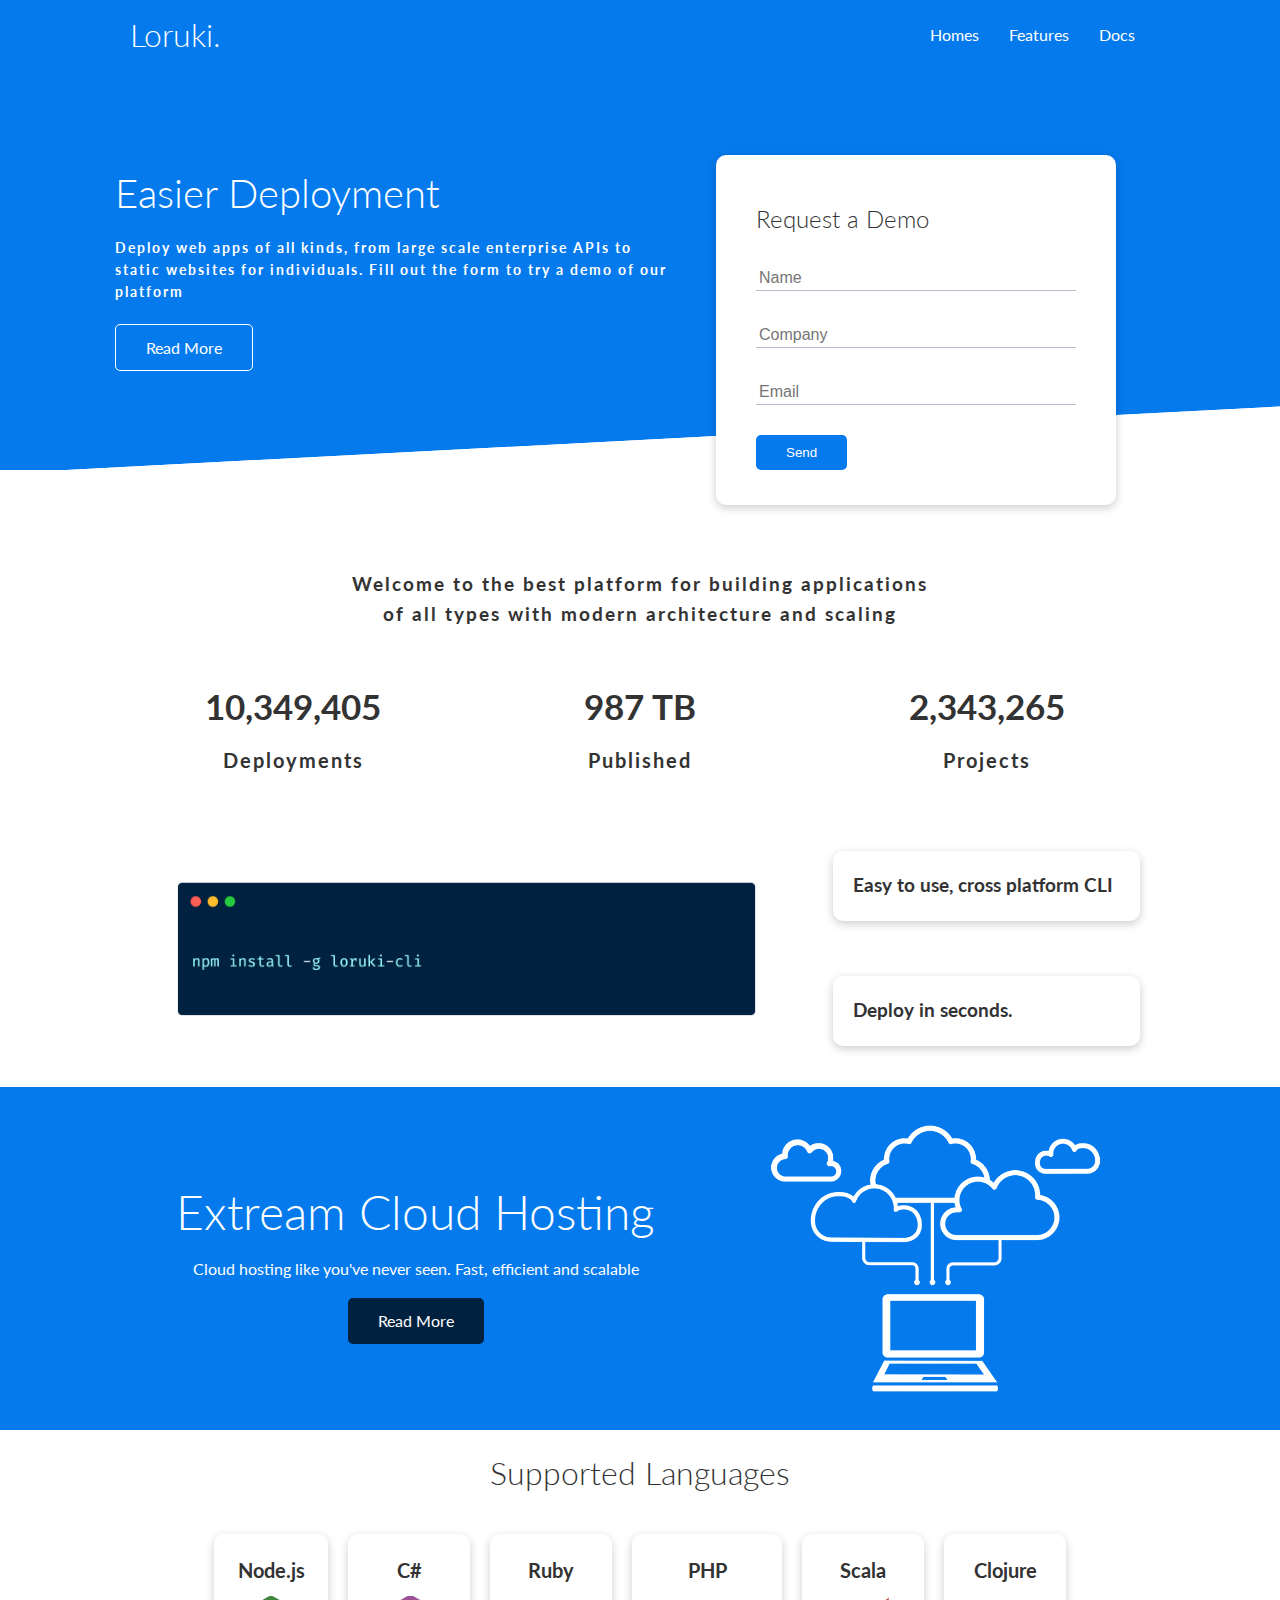
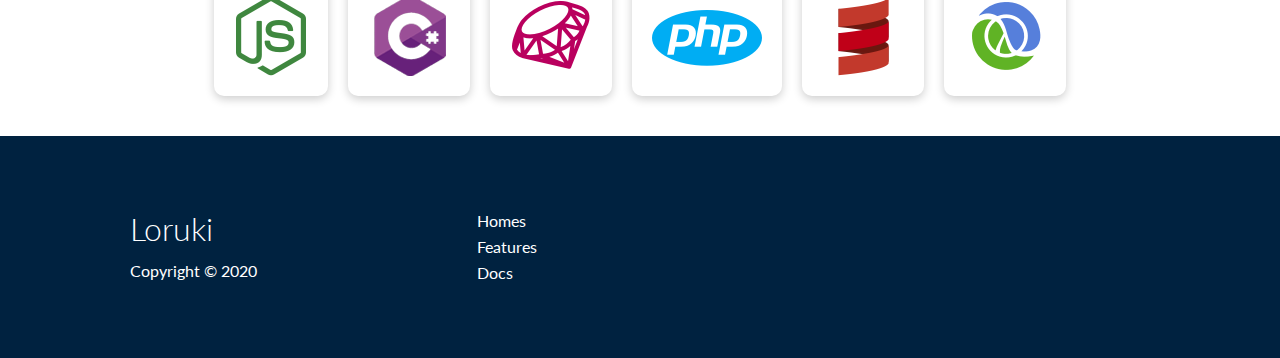
<file: index.html>
<!DOCTYPE html>
<html lang="en">
<head>
    <meta charset="UTF-8">
    <meta name="viewport" content="width=device-width, initial-scale=1.0">
    <link rel="stylesheet" href="https://cdnjs.cloudflare.com/ajax/libs/font-awesome/5.15.1/css/all.min.css" integrity="sha512-+4zCK9k+qNFUR5X+cKL9EIR+ZOhtIloNl9GIKS57V1MyNsYpYcUrUeQc9vNfzsWfV28IaLL3i96P9sdNyeRssA==" crossorigin="anonymous" />
    <link rel="stylesheet" href="css/variable.css">
    <link rel="stylesheet" href="css/utils.css">
    <link rel="stylesheet" href="css/style.css">
    
    <title>Loruki | Cloud Hosting For Everyone</title>
</head>
<body>
    
    <!-- Navbar -->

    <div class="navbar">
        <div class="container flex">
            <h1 class="logo">Loruki.</h1>
            <nav>
                <ul>
                    <li><a href="index.html">Homes</a></li>
                    <li><a href="features.html">Features</a></li>
                    <li><a href="docs.html">Docs</a></li>
                </ul>
            </nav>
        </div>
    </div>

    <!-- Showcase -->
    <section class="showcase">
        <div class="container grid">
            <div class="showcase-text">
                <h1>Easier Deployment</h1>
                <p>Deploy web apps of all kinds, from large scale enterprise APIs to static websites for individuals. Fill out the form to try a demo of our platform</p>
                <a href="features.html" class="btn btn-outline">Read More</a>
            </div>

            <div class="showcase-form card">
                <h2>Request a Demo</h2>
                <form name="contact" method="POST" netlify-honeypot="bot-field" data-netlify="true"> 
                    <input type="hidden" name="form-name" value="contact">
                    <p class="hidden">
                        <label>Don’t fill this out if you're human: <input name="bot-field" /></label>

                      </p>
                    <div class="form-control">
                        <input type="text" name="name" placeholder="Name" required>
                    </div>
    
                    <div class="form-control">
                        <input type="text" name="company" placeholder="Company" required>
                    </div>
    
                    <div class="form-control">
                        <input type="email" name="email" placeholder="Email" required>
                    </div>
                    <input type="submit" value="Send" class="btn btn-primary">
                </form>
            </div>
        </div>
    </section>

    <!-- stats -->
    <section class="stats">

        <div class="container">

            <h3 class="stats-heading text-center my-1">
                Welcome to the best platform for building applications of all types with modern architecture and scaling
            </h3>
    
            <div class="grid grid-3 text-center my-4">
                <div>
                    <i class="fas fa-server fa-3x"></i>
                    <h3>10,349,405</h3>
                    <p class="text-secondary">Deployments</p>
                </div>
    
                <div><div>
                    <i class="fas fa-upload fa-3x"></i>
                    <h3>987 TB</h3>
                    <p class="text-secondary">Published</p>
                </div></div>
    
                <div><div>
                    <i class="fas fa-project-diagram fa-3x"></i>
                    <h3>2,343,265</h3>
                    <p class="text-secondary">Projects</p>
                </div></div>
            </div>
        </div>

    </section>

    <!-- CLi -->
    <section class="cli">
        <div class="container grid">
            <img src="images/cli.png" alt="CLi">

            <div class="card">
                <h3>Easy to use, cross platform CLI</h3>
            </div>

            <div class="card">
                <h3>Deploy in seconds.</h3>
            </div>

        </div>
    </section>

    <!-- cloud -->
    <section class="cloud bg-primary my-2 py-2">
        <div class="container grid">
            <div class="text-center">
                <h2 class="lg">Extream Cloud Hosting</h2>
                <p class="lead my-1">Cloud hosting like you've never seen.
                    Fast, efficient and scalable
                </p>
                <a href="features.html" class="btn btn-dark">Read More</a>
            </div>
            <img src="images/cloud.png" alt="cloud">
        </div>
    </section>

    <!-- Languages -->
    <section class="languages">
        <h2 class="md text-center my-2">
            Supported Languages
        </h2>

        <div class="container flex">

            <div class="card">
                <h4>Node.js</h4>
                <img src="images/logos/node.png" alt="nodejs">
            </div>

            <div class="card">
                <h4>C#</h4>
                <img src="images/logos/csharp.png" alt="nodejs">
            </div>

            <div class="card">
                <h4>Ruby</h4>
                <img src="images/logos/ruby.png" alt="nodejs">
            </div>

            <div class="card">
                <h4>PHP</h4>
                <img src="images/logos/php.png" alt="nodejs">
            </div>

            <div class="card">
                <h4>Scala</h4>
                <img src="images/logos/scala.png" alt="nodejs">
            </div>

            <div class="card">
                <h4>Clojure</h4>
                <img src="images/logos/clojure.png" alt="nodejs">
            </div>

        </div>
    </section>

    <!-- footer -->


    <footer class="footer bg-dark py-5">
        <div class="container grid grid-3">
            <div>
                <h1>Loruki</h1>
                <p>Copyright &copy; 2020</p>
            </div>
            <nav>
                <ul>
                    <li><a href="index.html">Homes</a></li>
                    <li><a href="features.html">Features</a></li>
                    <li><a href="docs.html">Docs</a></li>
                </ul>
            </nav>
            <div class="social">
                <a href="#"><i class="fab fa-github fa-2x"></i></a>
                <a href="#"><i class="fab fa-facebook fa-2x"></i></a>
                <a href="#"><i class="fab fa-instagram fa-2x"></i></a>
                <a href="#"><i class="fab fa-twitter fa-2x"></i></a>
            </div>
        </div>
    </footer>

</body>
</html>
</file>
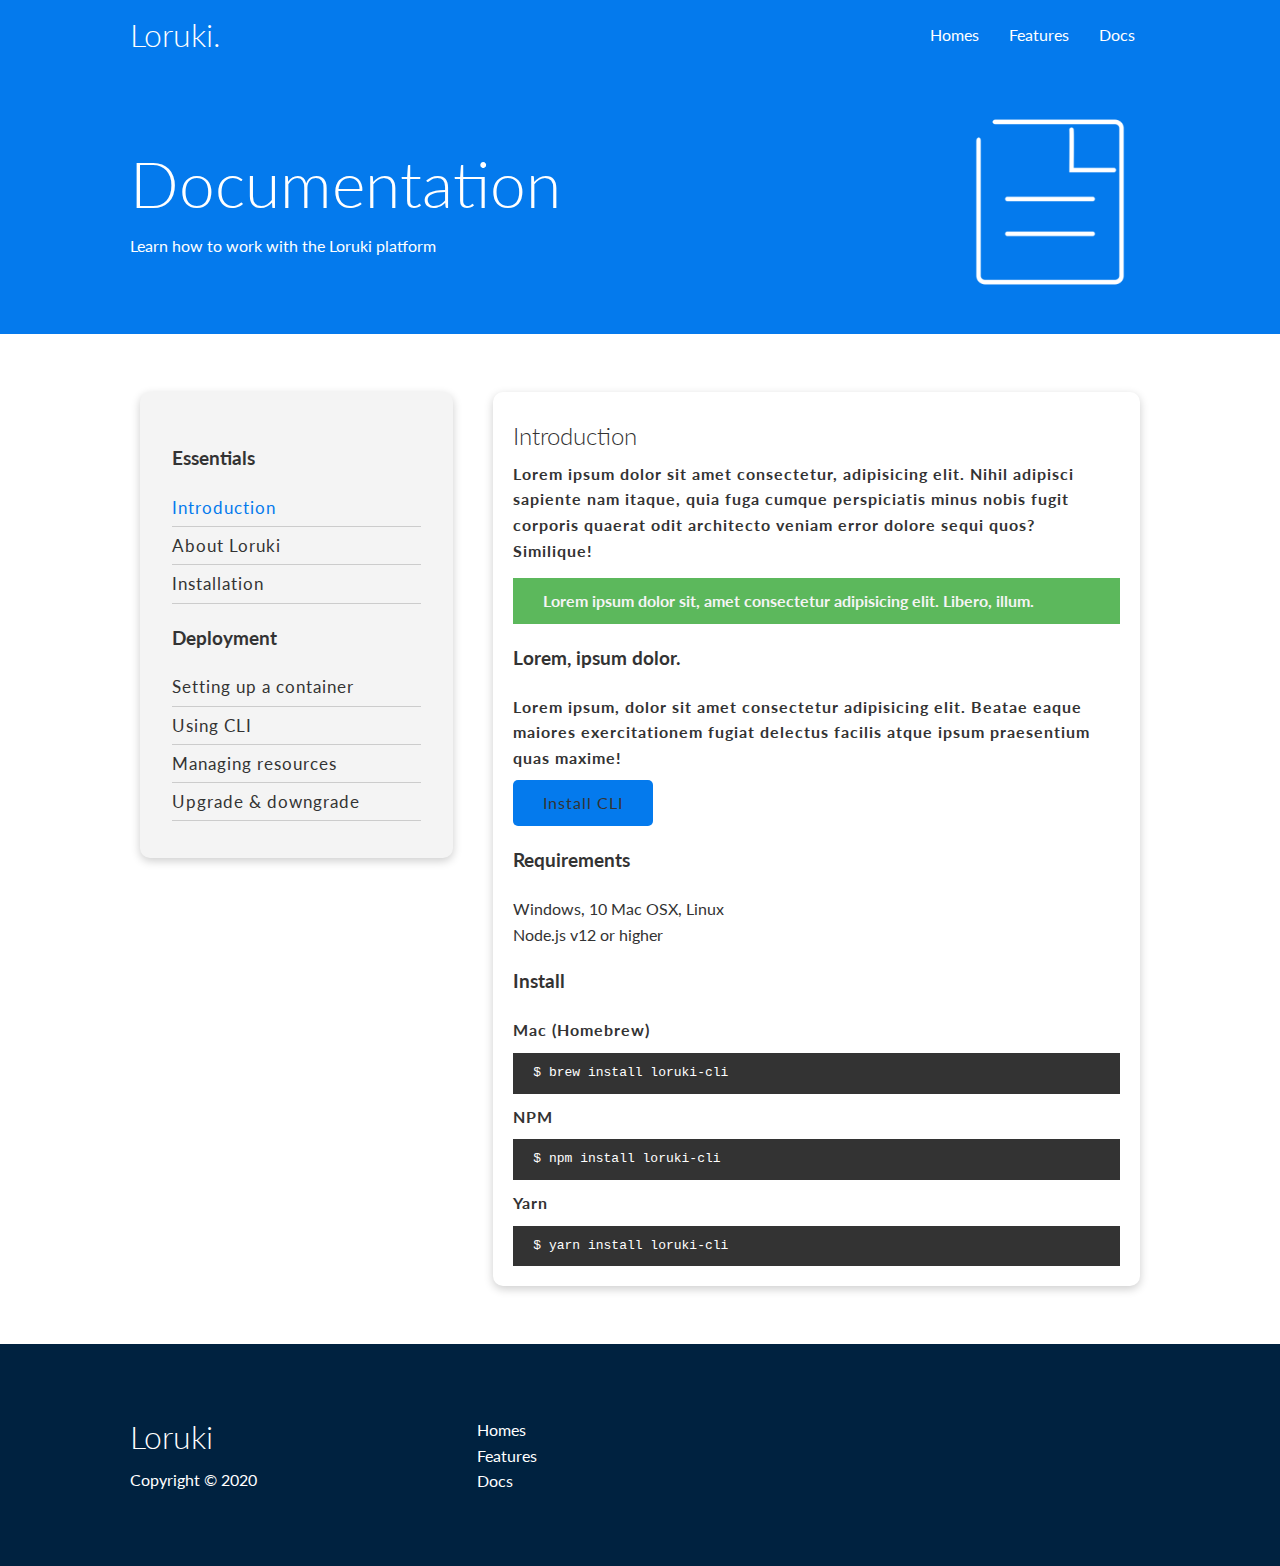
<file: docs.html>
<!DOCTYPE html>
<html lang="en">
<head>
    <meta charset="UTF-8">
    <meta name="viewport" content="width=device-width, initial-scale=1.0">
    <link rel="stylesheet" href="https://cdnjs.cloudflare.com/ajax/libs/font-awesome/5.15.1/css/all.min.css" integrity="sha512-+4zCK9k+qNFUR5X+cKL9EIR+ZOhtIloNl9GIKS57V1MyNsYpYcUrUeQc9vNfzsWfV28IaLL3i96P9sdNyeRssA==" crossorigin="anonymous" />
    <link rel="stylesheet" href="css/variable.css">
    <link rel="stylesheet" href="css/utils.css">
    <link rel="stylesheet" href="css/style.css">
    
    <title>Loruki | Cloud Hosting For Everyone</title>
</head>
<body>
    
    <!-- Navbar -->

    <div class="navbar">
        <div class="container flex">
            <h1 class="logo">Loruki.</h1>
            <nav>
                <ul>
                    <li><a href="index.html">Homes</a></li>
                    <li><a href="features.html">Features</a></li>
                    <li><a href="docs.html">Docs</a></li>
                </ul>
            </nav>
        </div>
    </div>


    <!-- head -->
    <section class="docs-head bg-primary py-3">
        <div class="container grid">
            <div>
                <h1 class="xl">Documentation</h1>
                <p class="lead">
                    Learn how to work with the Loruki platform
                </p>
            </div>
            <img src="images/docs.png" alt="Server icon">
        </div>
    </section>

    <!-- docs main -->

    <section class="docs-main my-4">
        <div class="container grid">
            <div class="card bg-light p-3">
                <h3 class="my-2">Essentials</h3>
                <nav>
                    <ul>
                        <li><a href="#" class="text-primary">Introduction</a></li>
                        <li><a href="#">About Loruki</a></li>
                        <li><a href="#">Installation</a></li>
                    </ul>
                </nav>

                <h3 class="my-2">Deployment</h3>
                <nav>
                    <ul>
                        <li><a href="#">Setting up a container</a></li>
                        <li><a href="#">Using CLI</a></li>
                        <li><a href="#">Managing resources</a></li>
                        <li><a href="#">Upgrade & downgrade</a></li>
                    </ul>
                </nav>
            </div>

            <div class="card">
                <h2>Introduction</h2>
                <p>Lorem ipsum dolor sit amet consectetur, adipisicing elit. Nihil adipisci sapiente nam itaque, quia fuga cumque perspiciatis minus nobis fugit corporis quaerat odit architecto veniam error dolore sequi quos? Similique!</p>
                <div class="alert alert-success">
                    <i class="fas fa-info"></i>
                    Lorem ipsum dolor sit, amet consectetur adipisicing elit. Libero, illum.
                </div>

                <h3>Lorem, ipsum dolor.</h3>
                
                <p>Lorem ipsum, dolor sit amet consectetur adipisicing elit. Beatae eaque maiores exercitationem fugiat delectus facilis atque ipsum praesentium quas maxime!</p>

                <a href="#" class="btn btn-primary">Install CLI</a>

                <h3>Requirements</h3>
                
                <ul>
                    <li>Windows, 10 Mac OSX, Linux</li>
                    <li>Node.js v12 or higher</li>
                </ul>

                <h3>Install</h3>

                <p>Mac (Homebrew)</p>
                <pre><code>$ brew install loruki-cli</code></pre>

                <p>NPM</p>
                <pre><code>$ npm install loruki-cli</code></pre>

                <p>Yarn</p>
                <pre><code>$ yarn install loruki-cli</code></pre>

            </div>

            
        </div>
    </section>

    <!-- footer -->
    <footer class="footer bg-dark py-5">
        <div class="container grid grid-3">
            <div>
                <h1>Loruki</h1>
                <p>Copyright &copy; 2020</p>
            </div>
            <nav>
                <ul>
                    <li><a href="index.html">Homes</a></li>
                    <li><a href="features.html">Features</a></li>
                    <li><a href="docs.html">Docs</a></li>
                </ul>
            </nav>
            <div class="social">
                <a href="#"><i class="fab fa-github fa-2x"></i></a>
                <a href="#"><i class="fab fa-facebook fa-2x"></i></a>
                <a href="#"><i class="fab fa-instagram fa-2x"></i></a>
                <a href="#"><i class="fab fa-twitter fa-2x"></i></a>
            </div>
        </div>
    </footer>

</body>
</html>
</file>
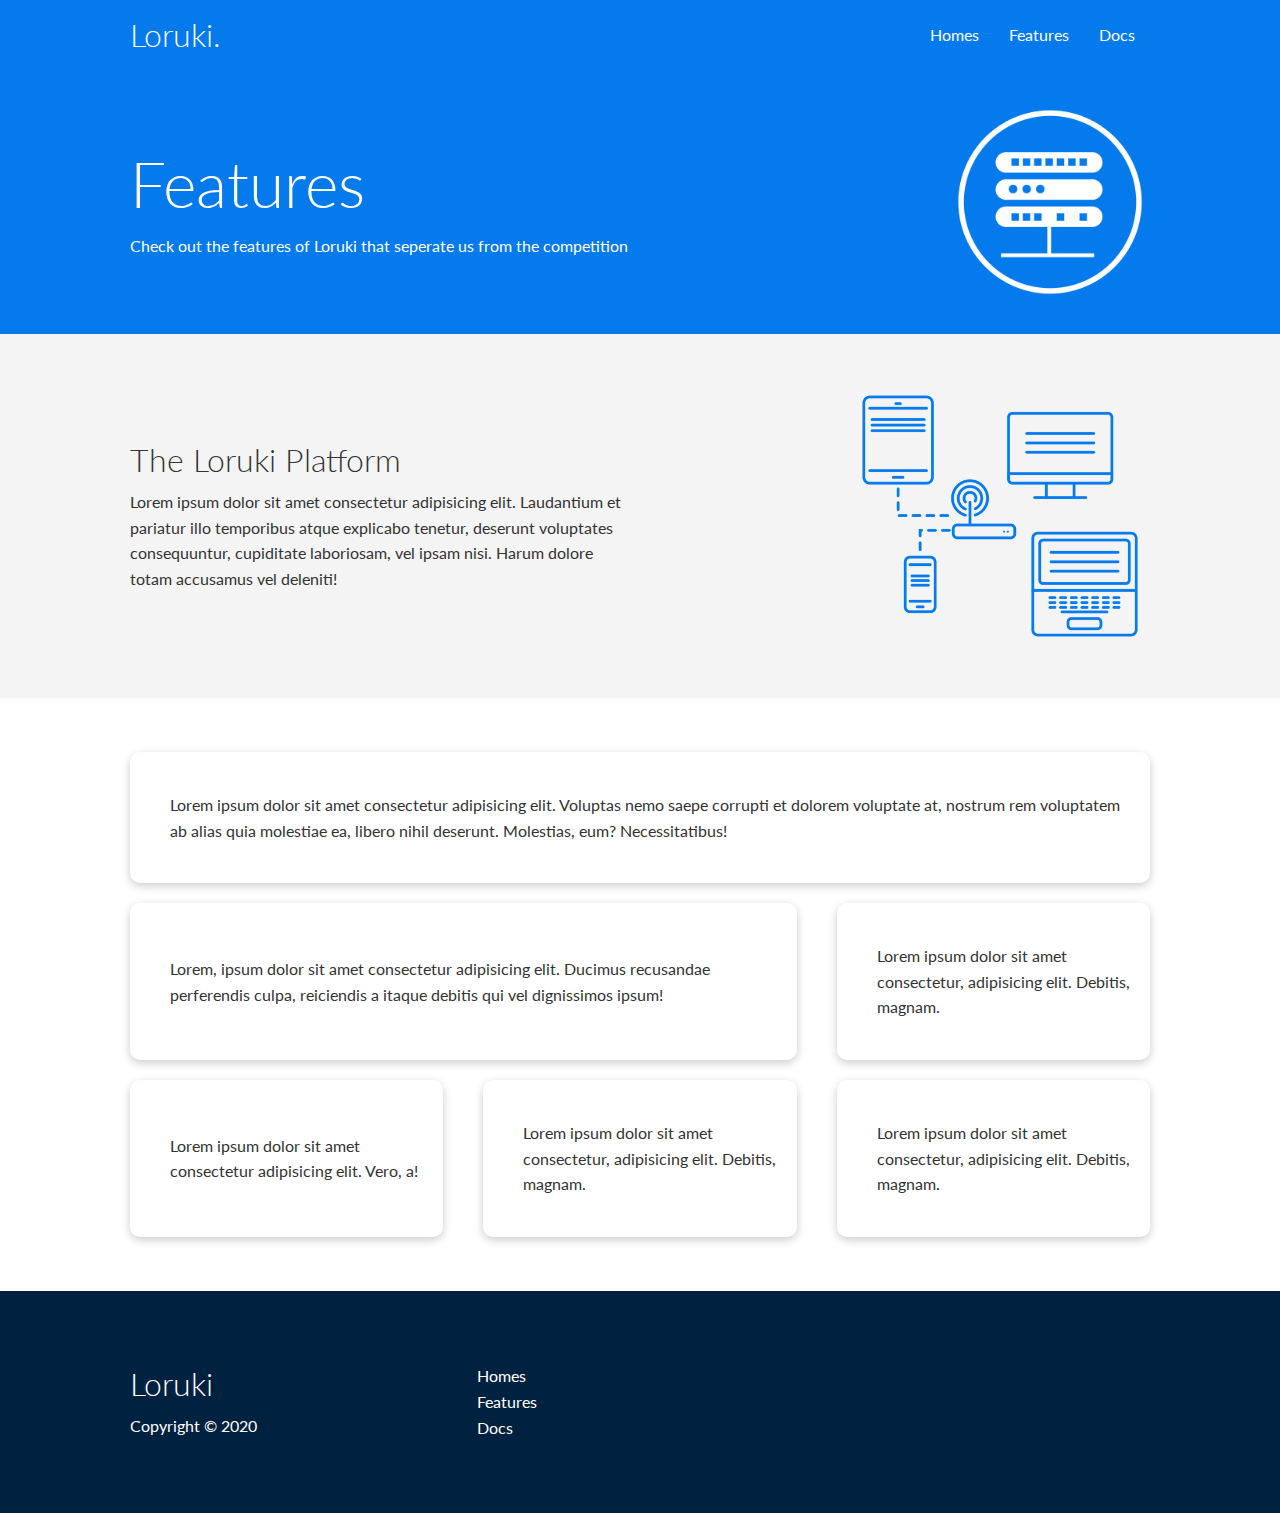
<file: features.html>
<!DOCTYPE html>
<html lang="en">
<head>
    <meta charset="UTF-8">
    <meta name="viewport" content="width=device-width, initial-scale=1.0">
    <link rel="stylesheet" href="https://cdnjs.cloudflare.com/ajax/libs/font-awesome/5.15.1/css/all.min.css" integrity="sha512-+4zCK9k+qNFUR5X+cKL9EIR+ZOhtIloNl9GIKS57V1MyNsYpYcUrUeQc9vNfzsWfV28IaLL3i96P9sdNyeRssA==" crossorigin="anonymous" />
    <link rel="stylesheet" href="css/variable.css">
    <link rel="stylesheet" href="css/utils.css">
    <link rel="stylesheet" href="css/style.css">
    
    <title>Loruki | Cloud Hosting For Everyone</title>
</head>
<body>
    
    <!-- Navbar -->

    <div class="navbar">
        <div class="container flex">
            <h1 class="logo">Loruki.</h1>
            <nav>
                <ul>
                    <li><a href="index.html">Homes</a></li>
                    <li><a href="features.html">Features</a></li>
                    <li><a href="docs.html">Docs</a></li>
                </ul>
            </nav>
        </div>
    </div>


    <!-- head -->
    <section class="features-head bg-primary py-3">
        <div class="container grid">
            <div>
                <h1 class="xl">Features</h1>
                <p class="lead">
                    Check out the features of Loruki that seperate us from the competition
                </p>
            </div>
            <img src="images/server.png" alt="Server icon">
        </div>
    </section>

    <!-- sub head -->
    <section class="features-sub-head bg-light py-3">
        <div class="container grid">
            <div>
                <h1 class="md">The Loruki Platform</h1>
                <p>
                    Lorem ipsum dolor sit amet consectetur adipisicing elit. Laudantium et pariatur illo temporibus atque explicabo tenetur, deserunt voluptates consequuntur, cupiditate laboriosam, vel ipsam nisi. Harum dolore totam accusamus vel deleniti!
                </p>
            </div>
            <img src="images/server2.png" alt="Server icon 2">
        </div>
    </section>
    
    <!-- main features -->
    <section class="features-main my-2">
        <div class="container grid grid-3">
            <div class="card flex">
                <i class="fas fa-server fa-3x"></i>
                <p>Lorem ipsum dolor sit amet consectetur adipisicing elit. Voluptas nemo saepe corrupti et dolorem voluptate at, nostrum rem voluptatem ab alias quia molestiae ea, libero nihil deserunt. Molestias, eum? Necessitatibus!</p>
            </div>
            <div class="card flex">
                <i class="fas fa-network-wired fa-3x"></i>
                <p>
                    Lorem, ipsum dolor sit amet consectetur adipisicing elit. Ducimus
                    recusandae perferendis culpa, reiciendis a itaque debitis qui vel
                    dignissimos ipsum!
                </p>
            </div>
            <div class="card flex">
                <i class="fas fa-laptop-code fa-3x"></i>
                <p>
                    Lorem ipsum dolor sit amet consectetur, adipisicing elit. Debitis,
                    magnam.
                </p>
            </div>
            <div class="card flex">
                <i class="fas fa-database fa-3x"></i>
                <p>
                    Lorem ipsum dolor sit amet consectetur adipisicing elit. Vero, a!
                </p>
            </div>
            <div class="card flex">
                <i class="fas fa-power-off fa-3x"></i>
                <p>
                    Lorem ipsum dolor sit amet consectetur, adipisicing elit. Debitis,
                    magnam.
                </p>
            </div>
            <div class="card flex">
                <i class="fas fa-upload fa-3x"></i>
                <p>
                    Lorem ipsum dolor sit amet consectetur, adipisicing elit. Debitis,
                    magnam.
                </p>
            </div>
        </div>
        </div>
    </section>

    <!-- footer -->
    <footer class="footer bg-dark py-5">
        <div class="container grid grid-3">
            <div>
                <h1>Loruki</h1>
                <p>Copyright &copy; 2020</p>
            </div>
            <nav>
                <ul>
                    <li><a href="index.html">Homes</a></li>
                    <li><a href="features.html">Features</a></li>
                    <li><a href="docs.html">Docs</a></li>
                </ul>
            </nav>
            <div class="social">
                <a href="#"><i class="fab fa-github fa-2x"></i></a>
                <a href="#"><i class="fab fa-facebook fa-2x"></i></a>
                <a href="#"><i class="fab fa-instagram fa-2x"></i></a>
                <a href="#"><i class="fab fa-twitter fa-2x"></i></a>
            </div>
        </div>
    </footer>

</body>
</html>
</file>
<file: css/variable.css>
:root{
    --primary-color:#047aed;
    --secondary-color: #1c3fa8;
    --dark-color: #002240;
    --light-color: #f4f4f4;
    --success-color:#5cb85c;
    --error-color:#d9534f;
}
</file>
<file: css/utils.css>
.container{
    max-width: 1100px;
    margin: 0 auto;
    padding: 0 40px;
}

.card{
    background-color: #fff;
    border-radius: 10px;
    box-shadow: 0 3px 10px rgba(0, 0, 0, .2);
    padding: 20px;
    margin: 10px;
    color: #333;
}

.btn{
    display: inline-block;
    padding: 10px 30px;
    cursor: pointer;
    color: #fff;
    border: none;
    border-radius: 5px;
}
.btn-primary{
    background-color: var(--primary-color);
}

.btn-outline{
    background-color: transparent;
    border: 1px solid #fff;

}

.btn:hover{
    transform: scale(.98);
}

/* background & colored button */

.bg-primary, .btn-primary{
    background-color: var(--primary-color);
    color: #fff;
}

.bg-secondary, .btn-secondary{
    background-color: var(--secondary-color);
}

.bg-dark, .btn-dark{
    background-color: var(--dark-color);
    color: #fff;
}

/* background & colored button */

.bg-light, .btn-light{
    background-color: var(--light-color);
    color: #333;
}


.bg-primary a, .btn-primary a,
.bg-light a, .btn-light a,
.bg-dark a, .btn-dark a,
.bg-secondary a,.btn-secondary a{
    color: #fff;
}

/* text colors */

.docs-main .text-primary{
    color:var(--primary-color);
}

.text-primary { 
    color:var(--primary-color);
};
.text-light { 
    color:var(--light-color);
};
.text-dark { 
    color:var(--dark-color);
};
.text-secondary { 
    color:var(--secondary-color);
};



/* text sizes */
.lead{
    font-size: 20px;
}

.sm{
    font-size: 1rem;
}
.md{
    font-size: 2rem;
}
.lg{
    font-size: 3rem;
}
.xl{
    font-size: 4rem;
}

.text-center{
    text-align: center;
}


/* alerts */

.alert{
    background-color: var(--light-color);
    padding: 10px 20px;
    font-weight: bold;
    margin: 15px 0;
}

.alert i{
    margin-right: 10px;
}

.alert-success{
    background-color: var(--success-color);
    color: var(--light-color);
}

.alert-error{
    background-color: var(--error-color);
}

/* layouts */

.flex{
    display: flex;
    justify-content: center;
    align-items: center;
    height: 100%;
}

.grid{
    display: grid;
    grid-template-columns: repeat(2, 1fr);
    gap: 20px;
    justify-content: center;
    align-items: center;
    height: 100%;
}

.grid-3{
    grid-template-columns: repeat(3,1fr);
}

/* margins */
/* 16x my-(num) */

.my-1{
    margin: 1rem 0;
}
.my-2{
    margin: 1.5rem 0;
}
.my-3{
    margin: 2rem 0;
}
.my-4{
    margin: 3rem 0;
}
.my-5{
    margin: 4rem 0;
}


.m-1{
    margin: 1rem;
}
.m-2{
    margin: 1.5rem;
}
.m-3{
    margin: 2rem;
}
.m-4{
    margin: 3rem;
}
.m-5{
    margin: 4rem;
}


/* padding */


.py-1{
    padding: 1rem 0;
}
.py-2{
    padding: 1.5rem 0;
}
.py-3{
    padding: 2rem 0;
}
.py-4{
    padding: 3rem 0;
}
.py-5{
    padding: 4rem 0;
}


.p-1{
    padding: 1rem;
}
.p-2{
    padding: 1.5rem;
}
.p-3{
    padding: 2rem;
}
.p-4{
    padding: 3rem;
}
.p-5{
    padding: 4rem;
}
</file>
<file: css/style.css>
@import url('https://fonts.googleapis.com/css2?family=Lato:wght@300&display=swap');


*,*::before,*::after{
    box-sizing: border-box;
    padding: 0;
    margin: 0;
}
/* html{
    font-size: 62.5%;
} */
body{
    font-family: 'lato', sans-serif;
    color: #333;
    line-height: 1.6;
}
ul{
    list-style:none;

}
a{
    text-decoration: none;
    color: #333 ;
}
h1,h2{
    font-weight: 300;
    line-height: 1.2;
    margin: 10px 0;
    
}

p{
    margin: 10px 0;
    
}
img{
    width: 100%;
    display: block;
}

code, pre{
    background-color: #333;
    color: #fff;
    padding: 10px;
}

.hidden{
    position: absolute;
    visibility: hidden;
    height: 0; /*not needed */

}

/* navbar styling */
.navbar {
    background-color: var(--primary-color);
    color: #fff;
    height: 70px;
   
}

.navbar ul{
    display: flex;
}

.navbar a{
    color:#fff;
    padding: 10px;
    margin: 0 5px;
}

.navbar a:hover{
    border-bottom: 2px solid #fff;
}
.navbar .flex{
    justify-content: space-between;
}

/* showcase */

.showcase {
    height: 400px;
    background-color: var(--primary-color);
    position: relative;
 

}

.showcase-text{
    animation: slideInFromLeft 1s ease;
}
.showcase h1{
    font-size: 40px;
    margin-top: 0;
    color: #fff;
}

.showcase p{
    margin: 20px 0;
    color: #fff;
    font-size: 14px;
    letter-spacing: 2px;
    font-weight: bold;
}

.showcase .grid{
    grid-template-columns: 55% 45%;
    gap: 30px;
}

.showcase-form{
    position: relative;
    top: 60px;
    height: 350px;
    width: 400px;
    padding: 40px;
    z-index: 100;
    animation: slideInFromRight 1s ease;
    
}

.showcase-form .form-control{
    margin: 30px 0;
}

.showcase-form input[type='text'],
.showcase-form input[type='email']{
    border: 0;
    border-bottom: 1px solid #b4becb;
    width: 100%;
    padding: 3px;
    font-size: 16px;
}

.showcase-form input:focus{
    outline: none;
}

.showcase::before,.showcase::after{
    content: "";
    position: absolute;
    height: 100px;
    bottom: -70px;
    right: 0;
    left: 0;
    background-color: #fff;
    transform: skewY(-3deg);
    -webkit-transform: skewY(-3deg);
    -moz-transform: skewY(-3deg);
    -ms-transform: skewY(-3deg);

}


/* stats */
.stats{
    padding-top: 100px;
    animation: slideInFromBottom 1s ease;
}

.stats-heading{
    max-width: 600px;
    margin: auto;
    letter-spacing: 2px;
}

.stats .grid h3{
    font-size: 35px;
}

.stats .grid p{
    font-size: 20px;
    font-weight: bold;
    letter-spacing: 2px;
}

/* Cli */
.cli .grid {
    grid-template-columns: repeat(3, 1fr);
    grid-template-rows: repeat(2,1fr);
}

.cli .grid > *:first-child{
    grid-column: 1/span 2;
    grid-row: 1/ span 2;
}

/* cloud */
.cloud .grid{
    grid-template-columns: 4fr 3fr;
}


.languages .flex{
    flex-wrap: wrap;
}
/* Languages */
.languages .card{
    text-align: center;
    margin: 18px 10px 40px;
    transition: all .2s ease-out;
}

.languages .card h4{
    font-size: 20px;
    margin-bottom: 10px;
}

.languages .card:hover{
    transform: translateY(-15px);
}


/* Features */
.features-head img, .docs-head img{
    width: 200px;
    justify-self: flex-end;
}

.features-sub-head img{
    width: 300px;
    justify-self: flex-end;
}

.features-main .card > i{
    margin-right: 20px;
}

.features-main .grid{
    padding: 30px;
}

.features-main .grid > *:first-child{
    grid-column: 1/ span 3;
}
.features-main .grid > *:nth-child(2){
    grid-column: 1/ span 2;
    
}


/* docs main */

.docs-main a{
    color: #333;
}

.docs-main h3{
    margin: 20px 0;

}

.docs-main .grid{
    grid-template-columns: 1fr 2fr;
    align-items: start;
}

.docs-main nav li{
    font-size: 17px;
    padding-bottom: 5px;
    margin-bottom: 5px;
    border-bottom: 1px solid #ccc;
}

.docs-main a{
    letter-spacing: 1px;
}

.docs-main p{
    letter-spacing: 1px;
    font-weight: bold;
}
.docs-main a:hover{
    font-weight: bold;
}

/* footer */
.footer .social a{
    margin: 0 10px;
}

/* animations */

@keyframes slideInFromLeft{
    0%{
        transform: translateX(-100%);
    }

    100%{
        transform: translateX(0);
    }
}


@keyframes slideInFromRight{
    0%{
        transform: translateX(100%);
    }

    100%{
        transform: translateX(0);
    }
}



@keyframes slideInFromTop{
    0%{
        transform: translateY(-100%);
    }

    100%{
        transform: translateX(0);
    }
}


@keyframes slideInFromBottom{
    0%{
        transform: translateY(100%);
    }

    100%{
        transform: translateX(0);
    }
}


/* Tablets and under */


@media(max-width:830px){
    .grid,
    .showcase .grid,
    .stats .grid,
    .cloud .grid,
    .cli .grid,
    .features-main .grid,
    .docs-main .grid{
        grid-template-columns: 1fr;
        grid-template-rows: 1fr;
    }
    .showcase{
        height: auto;
    } 
    .showcase-text{
        text-align: center;
        margin-top: 40px;
        animation: slideInFromTop 1s ease;
    }
    .showcase-form{
        justify-self: center;
        margin:auto;
        animation: slideInFromBottom 1s ease;
    }

    .cli .grid > *:first-child{
        grid-column: 1;
        grid-row: 1;
    }
    .footer .container{
        text-align: center;
        
    }

    .features-head,
    .features-sub-head,
    .docs-head{
        text-align: center;
    }

    .features-head img,
    .features-sub-head img,
    .docs-head img{
        justify-self: center;
    }

    .features-main .grid >*:first-child,
    .features-main .grid >*:nth-child(2){
        grid-column: 1;
    }
}


/*  Mobile */
@media(max-width:500px){
    .navbar{
        height: 110px;
    }

    .navbar .flex{
        flex-direction: column;
    }
    .navbar ul{
        padding: 10px;
        background-color: rgba(0,0,0,.1);
    }
    .showcase p{
        padding: 0 30px;
    }
}
</file>
